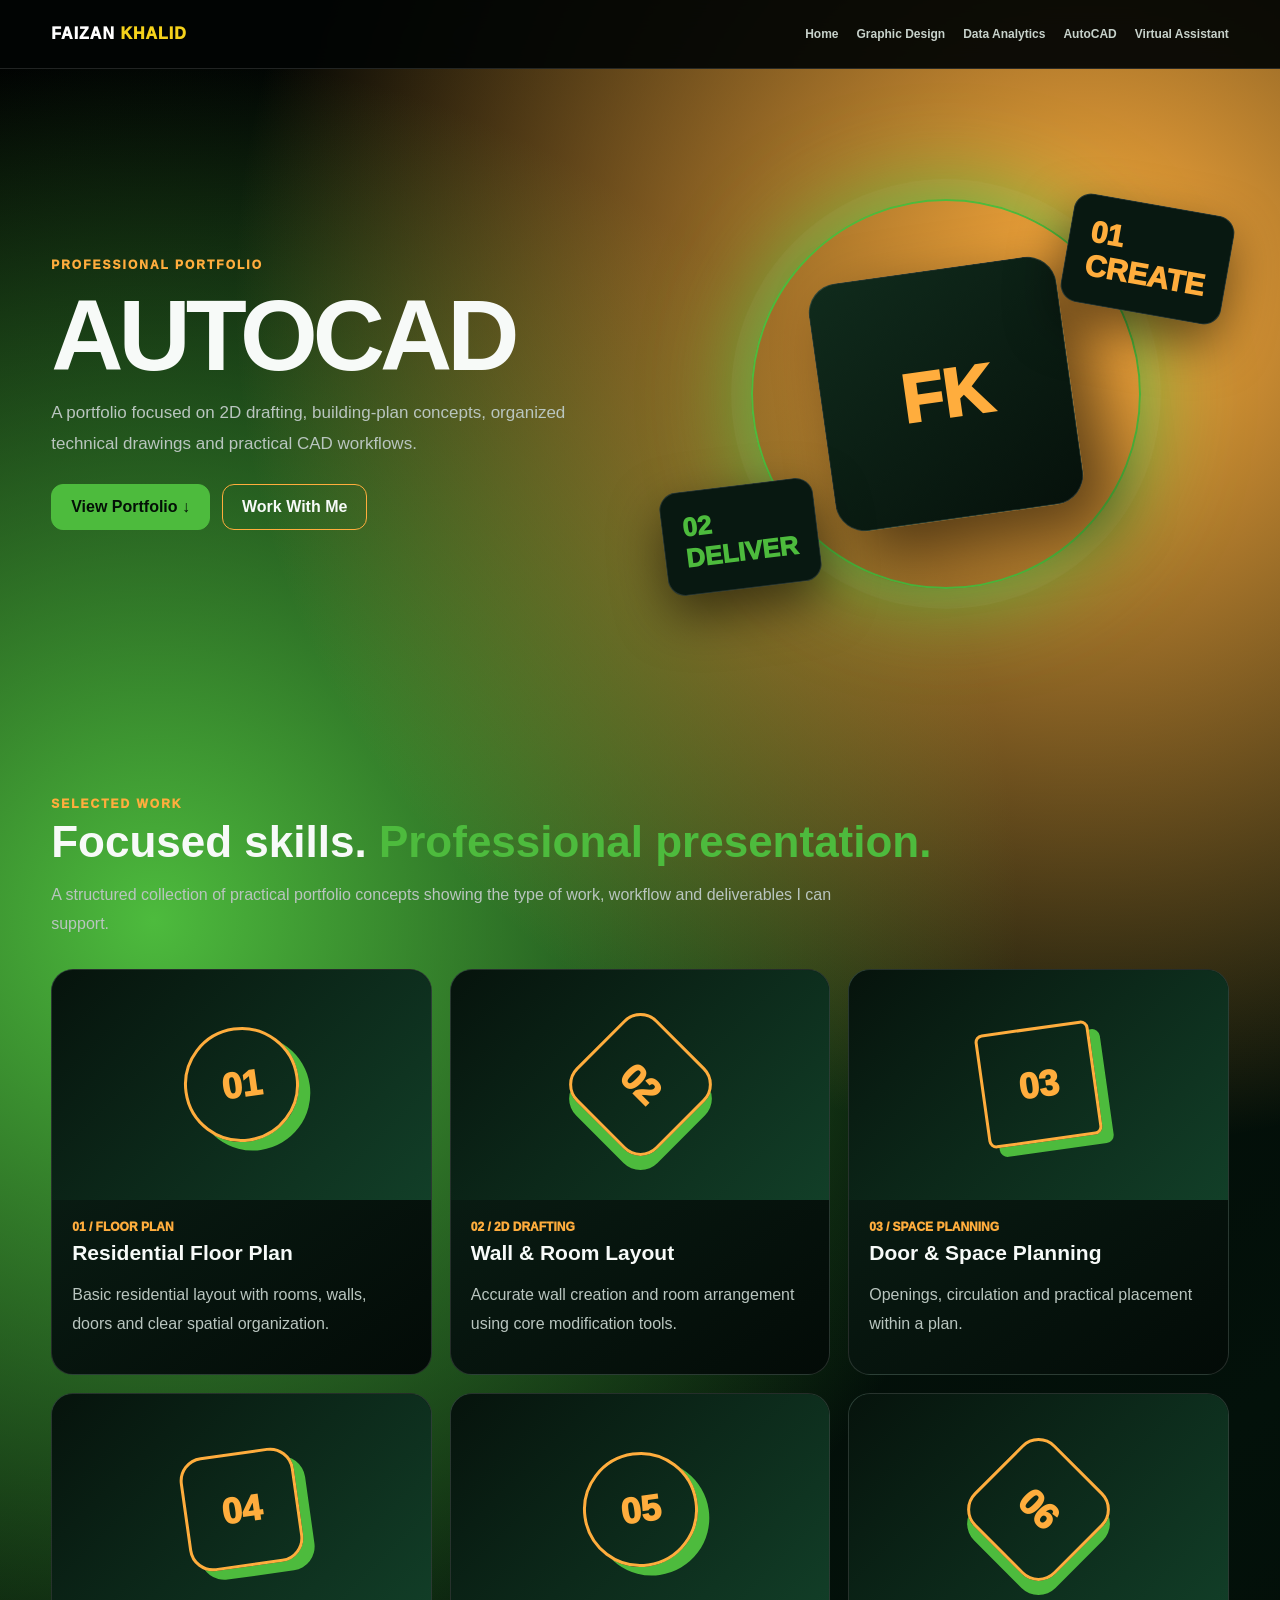
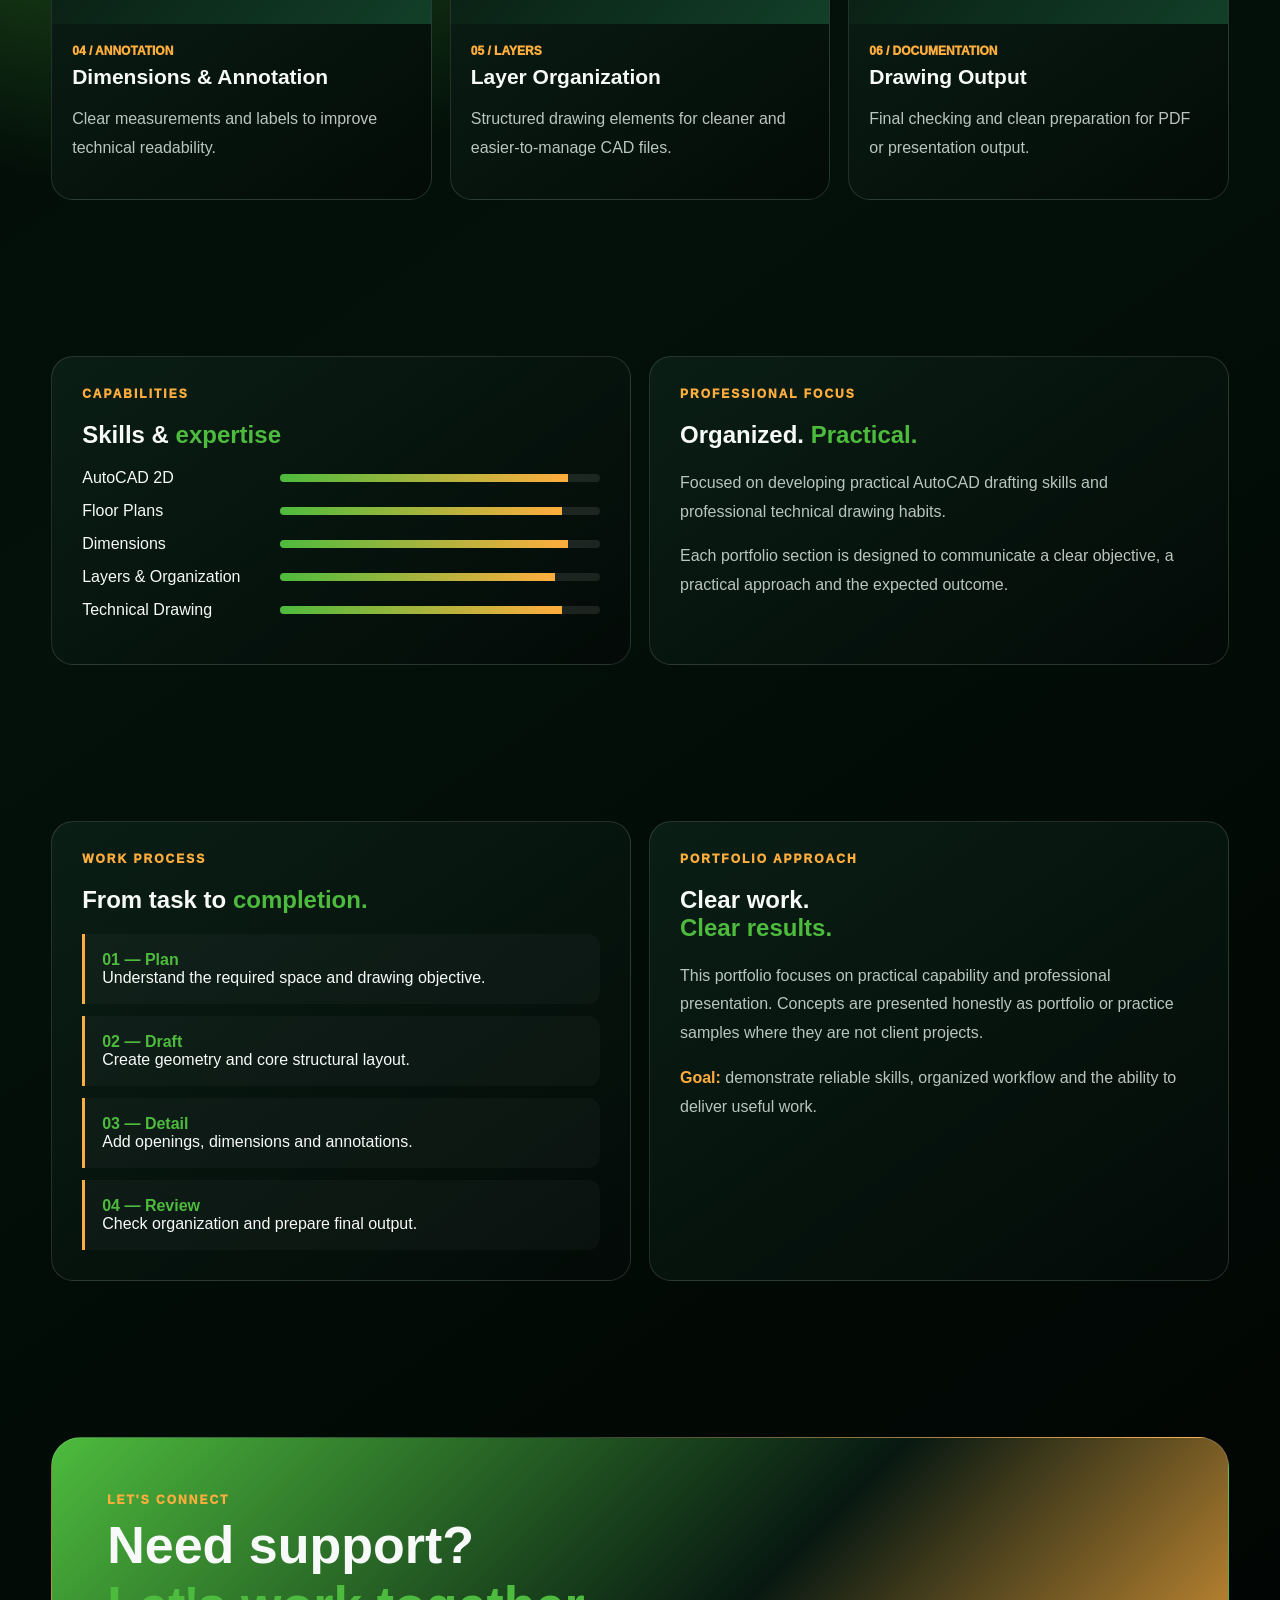
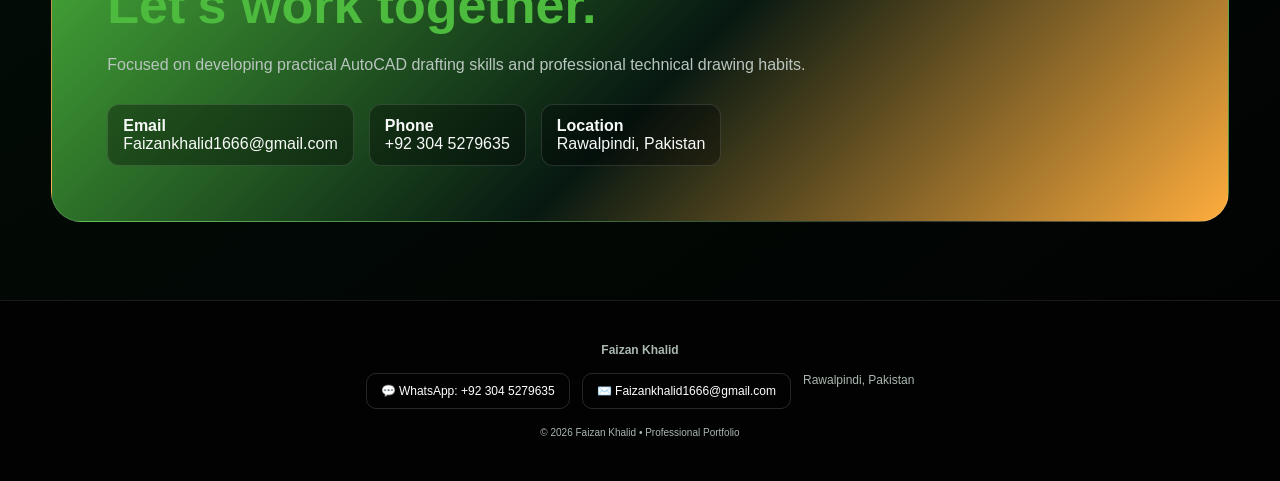
<file: autocad.html>
<!doctype html><html><head><meta charset="utf-8"><meta name="viewport" content="width=device-width,initial-scale=1">
<title>Faizan Khalid | AUTOCAD</title><style>
:root{--bg:#020504;--panel:#081811;--a:#4dbb3d;--b:#ffad3d;--white:#f7faf8;--muted:#b9c5bf;--line:#ffffff22;--r:22px}*{box-sizing:border-box}html{scroll-behavior:smooth}body{margin:0;background:radial-gradient(circle at 85% 8%,var(--b),transparent 24%),radial-gradient(circle at 12% 25%,var(--a),transparent 29%),linear-gradient(145deg,#010302,#03110a,#010201);color:var(--white);font-family:Inter,Segoe UI,Arial,sans-serif}a{color:inherit;text-decoration:none}.wrap{width:min(1320px,92%);margin:auto}.nav{position:sticky;top:0;z-index:9;background:#020504e8;backdrop-filter:blur(15px);border-bottom:1px solid var(--line)}.navin{height:76px;display:flex;align-items:center;justify-content:space-between}.brand{font-weight:1000;letter-spacing:1px}.brand b,.accent{color:var(--b)}.links{display:flex;gap:22px;font-size:13px;font-weight:800}.back{padding:9px 13px;border:1px solid var(--b);border-radius:10px;font-size:12px;font-weight:900}.hero{min-height:650px;display:grid;grid-template-columns:1fr 1fr;align-items:center;gap:45px}.eyebrow,.kicker{font-size:12px;color:var(--b);font-weight:1000;letter-spacing:2px;text-transform:uppercase}.hero h1{font-size:clamp(50px,8vw,100px);line-height:.9;letter-spacing:-5px;margin:18px 0}.hero h1 span,h2 span{color:var(--a)}p{color:var(--muted);line-height:1.8}.hero p{font-size:17px;max-width:650px}.btns{display:flex;gap:12px;flex-wrap:wrap;margin-top:24px}.btn{padding:13px 19px;border-radius:12px;border:1px solid var(--line);font-weight:900}.primary{background:var(--a);color:#031006;border-color:var(--a)}.secondary{border-color:var(--b)}.art{height:500px;position:relative;display:grid;place-items:center}.ring{position:absolute;width:390px;height:390px;border:2px solid var(--a);border-radius:50%;box-shadow:0 0 0 20px #ffffff08,0 0 100px var(--a)}.core{width:250px;height:250px;border-radius:30px;background:linear-gradient(145deg,#102b1c,#06110b);border:1px solid var(--line);display:grid;place-items:center;font-size:68px;font-weight:1000;color:var(--b);transform:rotate(-8deg);box-shadow:25px 25px 60px #0008}.float{position:absolute;padding:20px;border:1px solid var(--line);background:#081811;box-shadow:0 20px 50px #0008;border-radius:18px}.f1{right:0;top:60px;color:var(--b);font-size:30px;font-weight:1000;transform:rotate(10deg)}.f2{left:0;bottom:55px;color:var(--a);font-size:26px;font-weight:1000;transform:rotate(-7deg)}.section{padding:78px 0}.head{margin-bottom:30px}.head h2{font-size:44px;line-height:1.05;margin:8px 0}.lead{max-width:800px}.grid{display:grid;grid-template-columns:repeat(3,1fr);gap:18px}.card{background:linear-gradient(145deg,#0c2318,#030b07);border:1px solid var(--line);border-radius:var(--r);overflow:hidden}.visual{height:230px;background:linear-gradient(135deg,#06130c,#123f28);display:grid;place-items:center}.shape{width:115px;height:115px;border:3px solid var(--b);border-radius:24px;display:grid;place-items:center;font-size:36px;font-weight:1000;color:var(--b);box-shadow:10px 10px 0 var(--a);transform:rotate(-8deg)}.s1{border-radius:50%}.s2{transform:rotate(45deg)}.s3{border-radius:8px}.content{padding:20px}.num{color:var(--b);font-size:12px;font-weight:1000}.card h3{font-size:21px;margin:7px 0}.skills,.case{display:grid;grid-template-columns:1fr 1fr;gap:18px}.panel,.casebox{padding:30px;border:1px solid var(--line);border-radius:var(--r);background:linear-gradient(145deg,#0a1e15,#030a07)}.skill{display:flex;align-items:center;gap:18px;margin:15px 0}.skill span{min-width:180px}.bar{height:8px;flex:1;background:#ffffff18;border-radius:99px;overflow:hidden}.bar i{display:block;height:100%;background:linear-gradient(90deg,var(--a),var(--b))}.steps{display:grid;gap:12px}.step{padding:17px;border-left:3px solid var(--b);background:#ffffff07;border-radius:0 12px 12px 0}.step b{color:var(--a)}.contact{padding:55px;border:1px solid var(--line);border-radius:30px;background:linear-gradient(135deg,var(--a),#071811 55%,var(--b));}.contact h2{font-size:52px;margin:8px 0}.details{display:flex;flex-wrap:wrap;gap:15px;margin-top:25px}.details div{padding:12px 15px;border:1px solid var(--line);border-radius:12px;background:#0005}footer{text-align:center;padding:28px;color:#82908a;font-size:12px}@media(max-width:900px){.hero,.skills,.case{grid-template-columns:1fr}.grid{grid-template-columns:1fr 1fr}.links{display:none}.art{height:400px}}@media(max-width:600px){.hero{padding:45px 0}.grid{grid-template-columns:1fr}.art{transform:scale(.78);margin:-45px}.contact{padding:30px}.contact h2{font-size:40px}}
</style><link rel="stylesheet" href="common.css">
</head><body>
<div id="site-header"></div>

<section class="wrap hero"><div><div class="eyebrow">Professional Portfolio</div><h1>AUTOCAD</h1><p>A portfolio focused on 2D drafting, building-plan concepts, organized technical drawings and practical CAD workflows.</p><div class="btns"><a class="btn primary" href="#work">View Portfolio ↓</a><a class="btn secondary" href="#contact">Work With Me</a></div></div><div class="art"><div class="ring"></div><div class="core">FK</div><div class="float f1">01<br>CREATE</div><div class="float f2">02<br>DELIVER</div></div></section>
<section class="section" id="work"><div class="wrap"><div class="head"><div class="kicker">Selected Work</div><h2>Focused skills. <span>Professional presentation.</span></h2><p class="lead">A structured collection of practical portfolio concepts showing the type of work, workflow and deliverables I can support.</p></div><div class="grid"><article class="card"><div class="visual"><div class="shape s1">01</div></div>
        <div class="content"><div class="num">01 / FLOOR PLAN</div><h3>Residential Floor Plan</h3><p>Basic residential layout with rooms, walls, doors and clear spatial organization.</p></div></article><article class="card"><div class="visual"><div class="shape s2">02</div></div>
        <div class="content"><div class="num">02 / 2D DRAFTING</div><h3>Wall & Room Layout</h3><p>Accurate wall creation and room arrangement using core modification tools.</p></div></article><article class="card"><div class="visual"><div class="shape s3">03</div></div>
        <div class="content"><div class="num">03 / SPACE PLANNING</div><h3>Door & Space Planning</h3><p>Openings, circulation and practical placement within a plan.</p></div></article><article class="card"><div class="visual"><div class="shape s0">04</div></div>
        <div class="content"><div class="num">04 / ANNOTATION</div><h3>Dimensions & Annotation</h3><p>Clear measurements and labels to improve technical readability.</p></div></article><article class="card"><div class="visual"><div class="shape s1">05</div></div>
        <div class="content"><div class="num">05 / LAYERS</div><h3>Layer Organization</h3><p>Structured drawing elements for cleaner and easier-to-manage CAD files.</p></div></article><article class="card"><div class="visual"><div class="shape s2">06</div></div>
        <div class="content"><div class="num">06 / DOCUMENTATION</div><h3>Drawing Output</h3><p>Final checking and clean preparation for PDF or presentation output.</p></div></article></div></div></section>
<section class="section" id="skills"><div class="wrap skills"><div class="panel"><div class="kicker">Capabilities</div><h2>Skills & <span>expertise</span></h2><div class="skill"><span>AutoCAD 2D</span><div class="bar"><i style="width:90%"></i></div></div><div class="skill"><span>Floor Plans</span><div class="bar"><i style="width:88%"></i></div></div><div class="skill"><span>Dimensions</span><div class="bar"><i style="width:90%"></i></div></div><div class="skill"><span>Layers & Organization</span><div class="bar"><i style="width:86%"></i></div></div><div class="skill"><span>Technical Drawing</span><div class="bar"><i style="width:88%"></i></div></div></div><div class="panel"><div class="kicker">Professional Focus</div><h2>Organized. <span>Practical.</span></h2><p>Focused on developing practical AutoCAD drafting skills and professional technical drawing habits.</p><p>Each portfolio section is designed to communicate a clear objective, a practical approach and the expected outcome.</p></div></div></section>
<section class="section" id="process"><div class="wrap case"><div class="casebox"><div class="kicker">Work Process</div><h2>From task to <span>completion.</span></h2><div class="steps"><div class="step"><b>01 — Plan</b><br>Understand the required space and drawing objective.</div><div class="step"><b>02 — Draft</b><br>Create geometry and core structural layout.</div><div class="step"><b>03 — Detail</b><br>Add openings, dimensions and annotations.</div><div class="step"><b>04 — Review</b><br>Check organization and prepare final output.</div></div></div><div class="casebox"><div class="kicker">Portfolio Approach</div><h2>Clear work.<br><span>Clear results.</span></h2><p>This portfolio focuses on practical capability and professional presentation. Concepts are presented honestly as portfolio or practice samples where they are not client projects.</p><p><b class="accent">Goal:</b> demonstrate reliable skills, organized workflow and the ability to deliver useful work.</p></div></div></section>
<section class="section" id="contact"><div class="wrap contact"><div class="kicker">Let's Connect</div><h2>Need support?<br><span>Let's work together.</span></h2><p>Focused on developing practical AutoCAD drafting skills and professional technical drawing habits.</p><div class="details"><div><b>Email</b><br><a href="mailto:Faizankhalid1666@gmail.com" title="Send an email"><a href="mailto:Faizankhalid1666@gmail.com" title="Send an email">Faizankhalid1666@gmail.com</a></a></div><div><b>Phone</b><br><a href="https://wa.me/923045279635" target="_blank"><a href="https://wa.me/923045279635" target="_blank" rel="noopener" title="Chat on WhatsApp">+92 304 5279635</a></a></div><div><b>Location</b><br>Rawalpindi, Pakistan</div></div></div></section><div id="site-footer"></div>
<script src="common.js"></script>
</body></html>
</file>
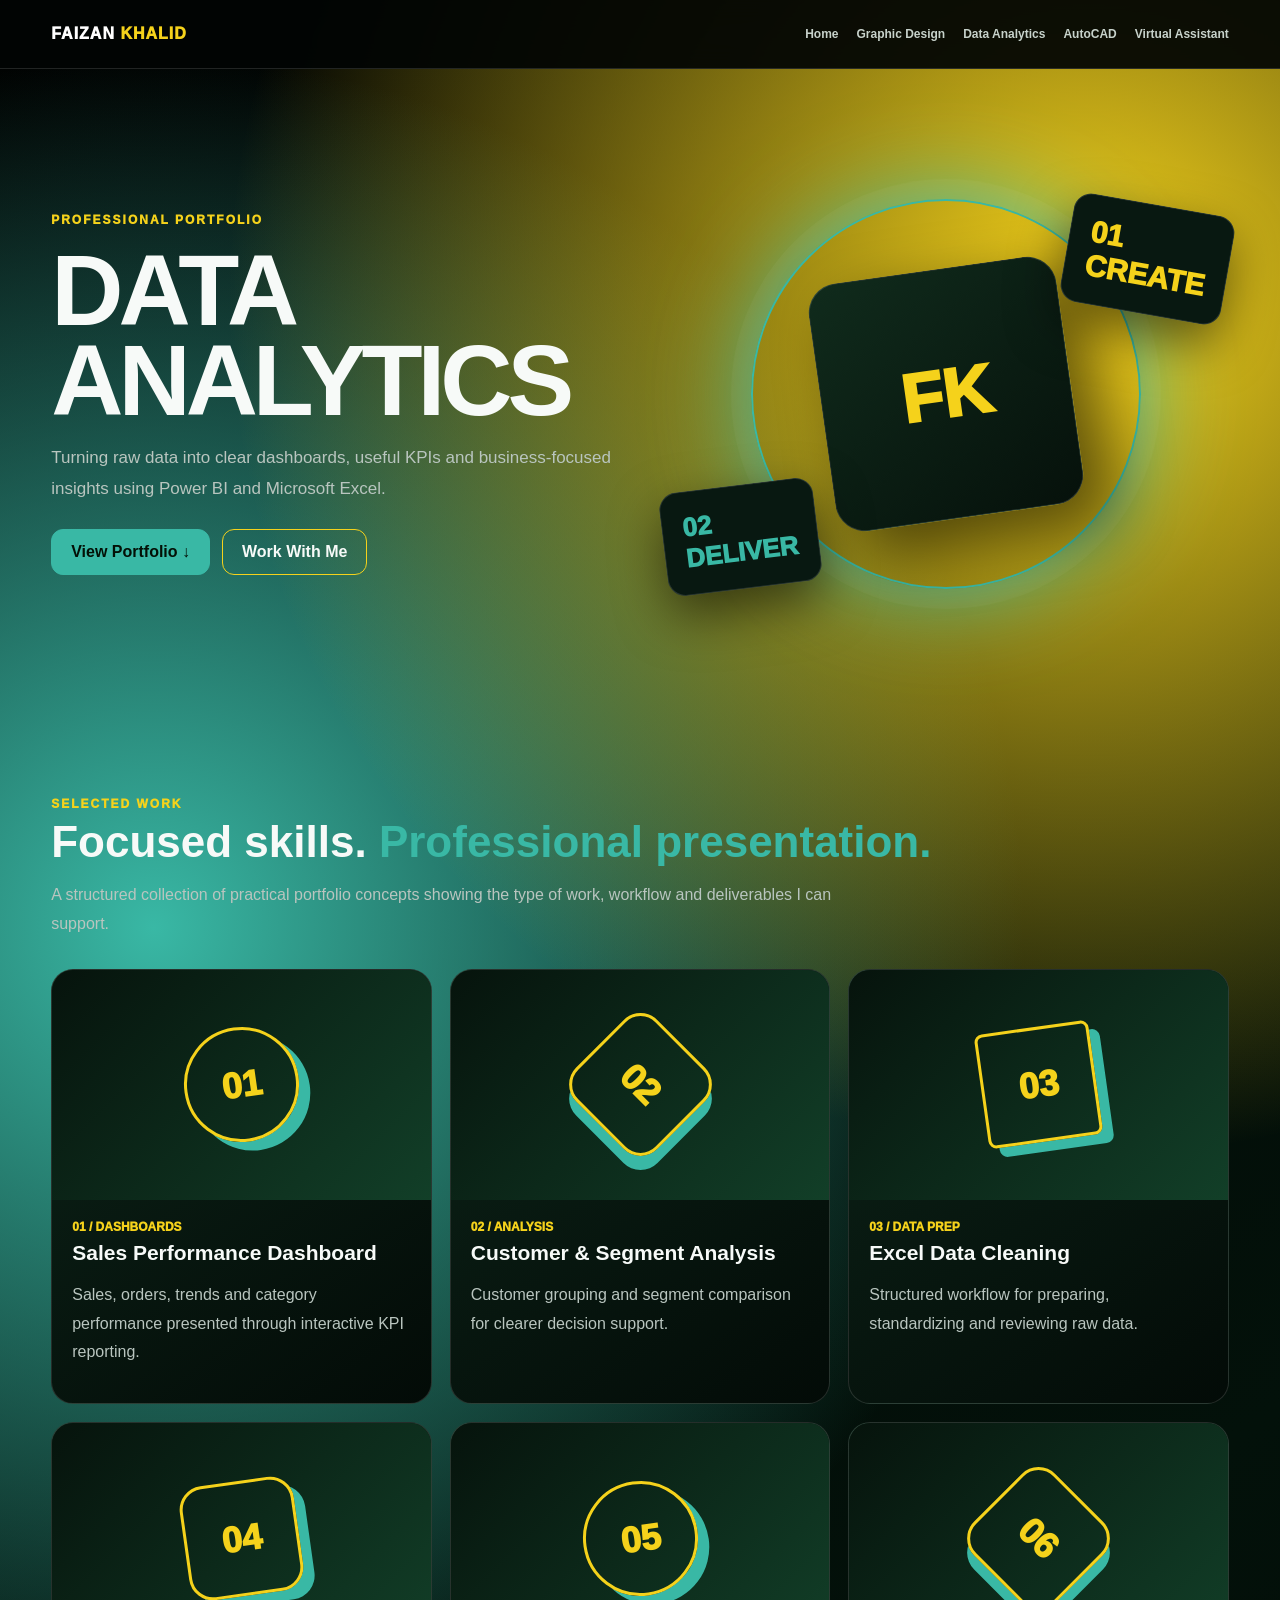
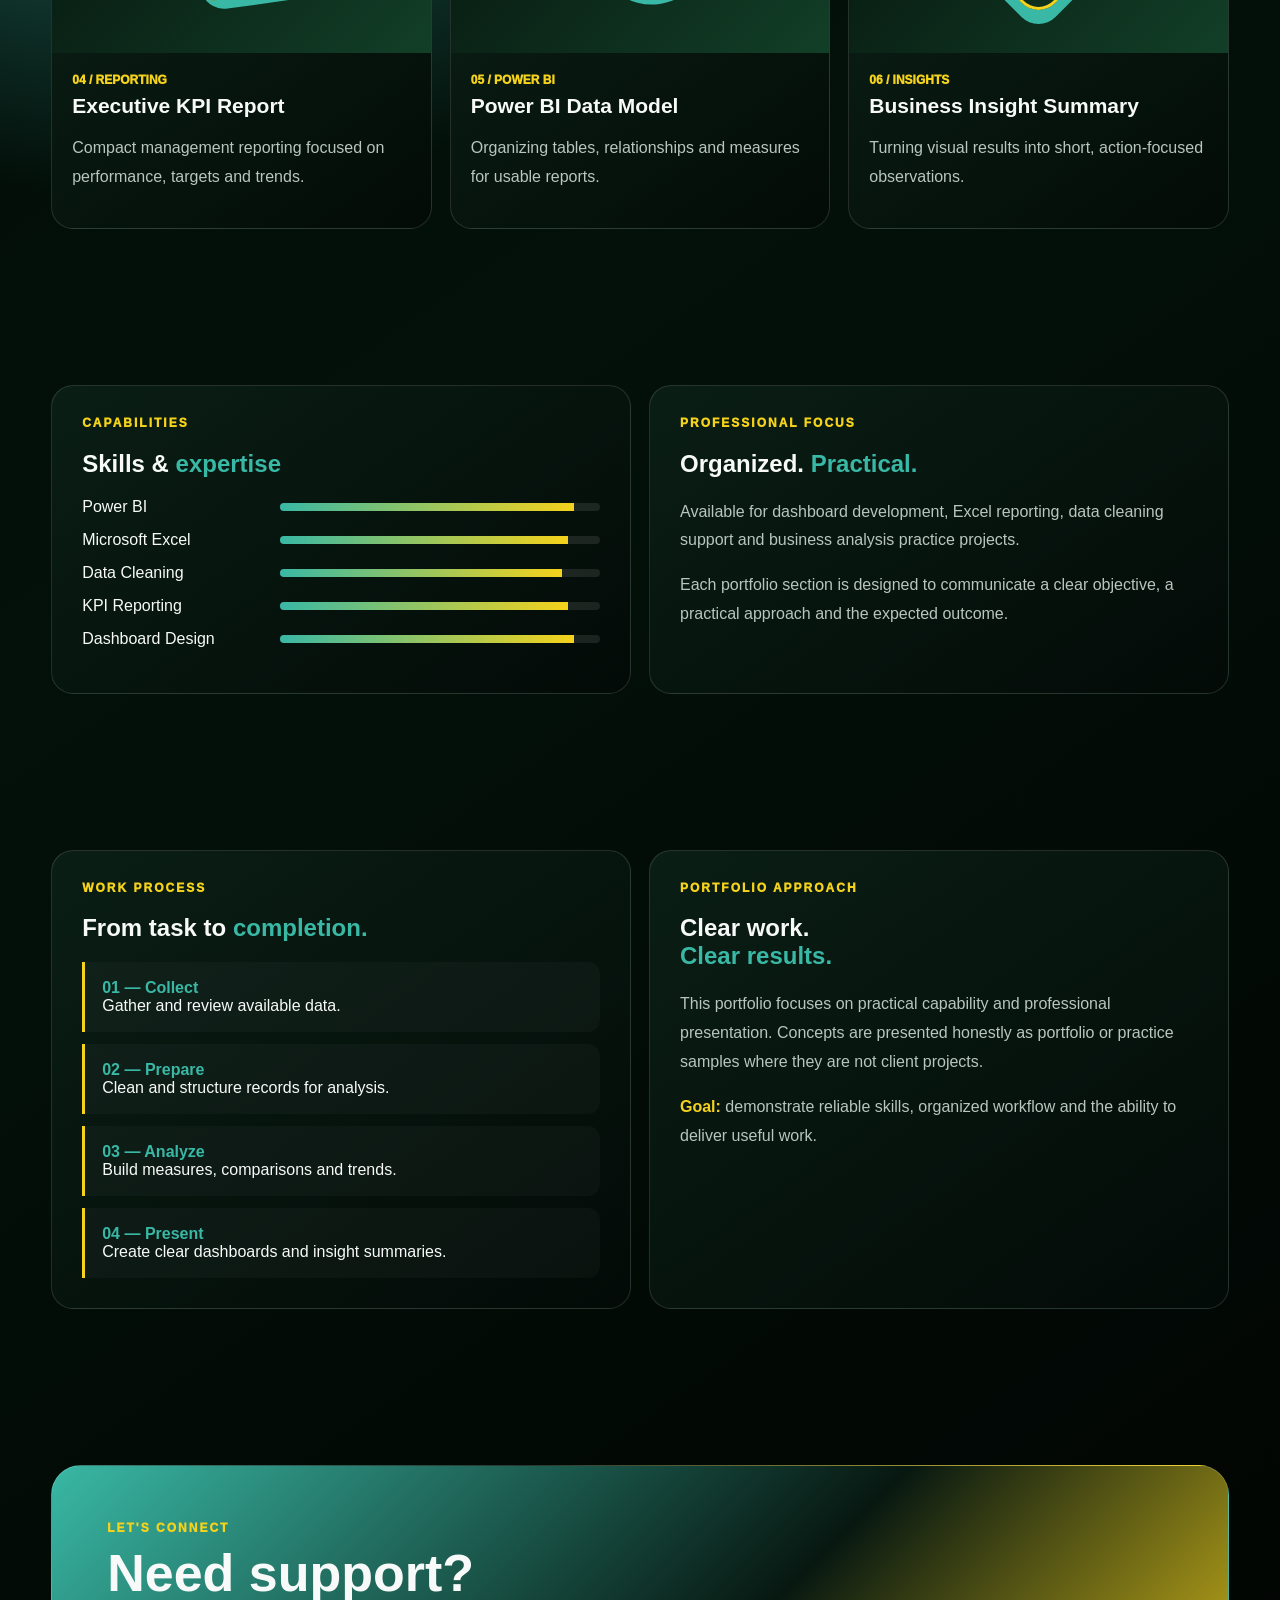
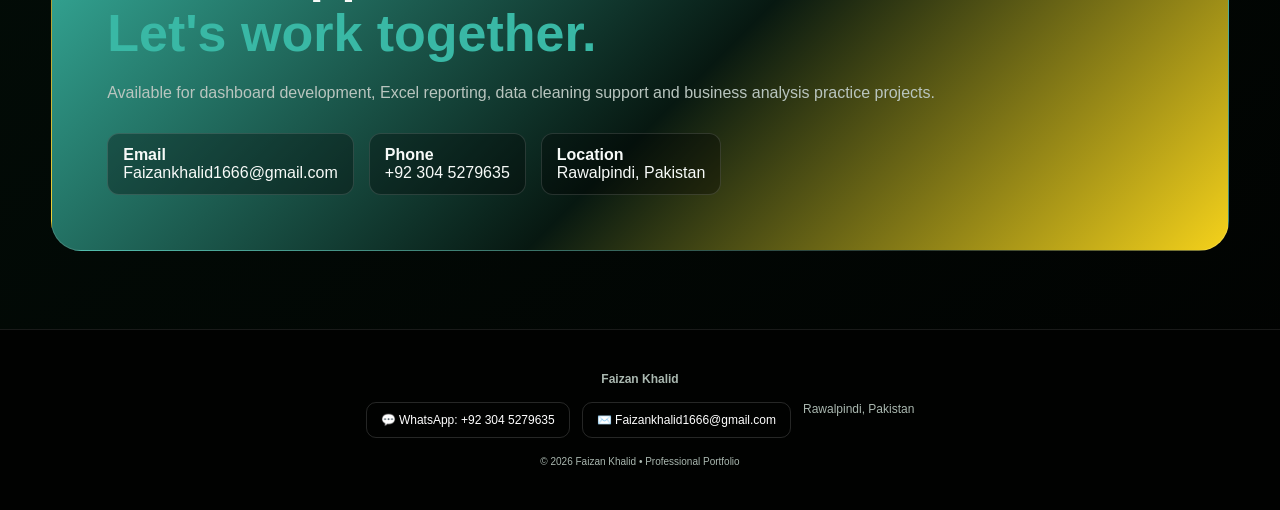
<file: data-analytics.html>
<!doctype html><html><head><meta charset="utf-8"><meta name="viewport" content="width=device-width,initial-scale=1">
<title>Faizan Khalid | DATA ANALYTICS</title><style>
:root{--bg:#020504;--panel:#081811;--a:#39b8a5;--b:#f5d21b;--white:#f7faf8;--muted:#b9c5bf;--line:#ffffff22;--r:22px}*{box-sizing:border-box}html{scroll-behavior:smooth}body{margin:0;background:radial-gradient(circle at 85% 8%,var(--b),transparent 24%),radial-gradient(circle at 12% 25%,var(--a),transparent 29%),linear-gradient(145deg,#010302,#03110a,#010201);color:var(--white);font-family:Inter,Segoe UI,Arial,sans-serif}a{color:inherit;text-decoration:none}.wrap{width:min(1320px,92%);margin:auto}.nav{position:sticky;top:0;z-index:9;background:#020504e8;backdrop-filter:blur(15px);border-bottom:1px solid var(--line)}.navin{height:76px;display:flex;align-items:center;justify-content:space-between}.brand{font-weight:1000;letter-spacing:1px}.brand b,.accent{color:var(--b)}.links{display:flex;gap:22px;font-size:13px;font-weight:800}.back{padding:9px 13px;border:1px solid var(--b);border-radius:10px;font-size:12px;font-weight:900}.hero{min-height:650px;display:grid;grid-template-columns:1fr 1fr;align-items:center;gap:45px}.eyebrow,.kicker{font-size:12px;color:var(--b);font-weight:1000;letter-spacing:2px;text-transform:uppercase}.hero h1{font-size:clamp(50px,8vw,100px);line-height:.9;letter-spacing:-5px;margin:18px 0}.hero h1 span,h2 span{color:var(--a)}p{color:var(--muted);line-height:1.8}.hero p{font-size:17px;max-width:650px}.btns{display:flex;gap:12px;flex-wrap:wrap;margin-top:24px}.btn{padding:13px 19px;border-radius:12px;border:1px solid var(--line);font-weight:900}.primary{background:var(--a);color:#031006;border-color:var(--a)}.secondary{border-color:var(--b)}.art{height:500px;position:relative;display:grid;place-items:center}.ring{position:absolute;width:390px;height:390px;border:2px solid var(--a);border-radius:50%;box-shadow:0 0 0 20px #ffffff08,0 0 100px var(--a)}.core{width:250px;height:250px;border-radius:30px;background:linear-gradient(145deg,#102b1c,#06110b);border:1px solid var(--line);display:grid;place-items:center;font-size:68px;font-weight:1000;color:var(--b);transform:rotate(-8deg);box-shadow:25px 25px 60px #0008}.float{position:absolute;padding:20px;border:1px solid var(--line);background:#081811;box-shadow:0 20px 50px #0008;border-radius:18px}.f1{right:0;top:60px;color:var(--b);font-size:30px;font-weight:1000;transform:rotate(10deg)}.f2{left:0;bottom:55px;color:var(--a);font-size:26px;font-weight:1000;transform:rotate(-7deg)}.section{padding:78px 0}.head{margin-bottom:30px}.head h2{font-size:44px;line-height:1.05;margin:8px 0}.lead{max-width:800px}.grid{display:grid;grid-template-columns:repeat(3,1fr);gap:18px}.card{background:linear-gradient(145deg,#0c2318,#030b07);border:1px solid var(--line);border-radius:var(--r);overflow:hidden}.visual{height:230px;background:linear-gradient(135deg,#06130c,#123f28);display:grid;place-items:center}.shape{width:115px;height:115px;border:3px solid var(--b);border-radius:24px;display:grid;place-items:center;font-size:36px;font-weight:1000;color:var(--b);box-shadow:10px 10px 0 var(--a);transform:rotate(-8deg)}.s1{border-radius:50%}.s2{transform:rotate(45deg)}.s3{border-radius:8px}.content{padding:20px}.num{color:var(--b);font-size:12px;font-weight:1000}.card h3{font-size:21px;margin:7px 0}.skills,.case{display:grid;grid-template-columns:1fr 1fr;gap:18px}.panel,.casebox{padding:30px;border:1px solid var(--line);border-radius:var(--r);background:linear-gradient(145deg,#0a1e15,#030a07)}.skill{display:flex;align-items:center;gap:18px;margin:15px 0}.skill span{min-width:180px}.bar{height:8px;flex:1;background:#ffffff18;border-radius:99px;overflow:hidden}.bar i{display:block;height:100%;background:linear-gradient(90deg,var(--a),var(--b))}.steps{display:grid;gap:12px}.step{padding:17px;border-left:3px solid var(--b);background:#ffffff07;border-radius:0 12px 12px 0}.step b{color:var(--a)}.contact{padding:55px;border:1px solid var(--line);border-radius:30px;background:linear-gradient(135deg,var(--a),#071811 55%,var(--b));}.contact h2{font-size:52px;margin:8px 0}.details{display:flex;flex-wrap:wrap;gap:15px;margin-top:25px}.details div{padding:12px 15px;border:1px solid var(--line);border-radius:12px;background:#0005}footer{text-align:center;padding:28px;color:#82908a;font-size:12px}@media(max-width:900px){.hero,.skills,.case{grid-template-columns:1fr}.grid{grid-template-columns:1fr 1fr}.links{display:none}.art{height:400px}}@media(max-width:600px){.hero{padding:45px 0}.grid{grid-template-columns:1fr}.art{transform:scale(.78);margin:-45px}.contact{padding:30px}.contact h2{font-size:40px}}
</style><link rel="stylesheet" href="common.css">
</head><body>
<div id="site-header"></div>

<section class="wrap hero"><div><div class="eyebrow">Professional Portfolio</div><h1>DATA ANALYTICS</h1><p>Turning raw data into clear dashboards, useful KPIs and business-focused insights using Power BI and Microsoft Excel.</p><div class="btns"><a class="btn primary" href="#work">View Portfolio ↓</a><a class="btn secondary" href="#contact">Work With Me</a></div></div><div class="art"><div class="ring"></div><div class="core">FK</div><div class="float f1">01<br>CREATE</div><div class="float f2">02<br>DELIVER</div></div></section>
<section class="section" id="work"><div class="wrap"><div class="head"><div class="kicker">Selected Work</div><h2>Focused skills. <span>Professional presentation.</span></h2><p class="lead">A structured collection of practical portfolio concepts showing the type of work, workflow and deliverables I can support.</p></div><div class="grid"><article class="card"><div class="visual"><div class="shape s1">01</div></div>
        <div class="content"><div class="num">01 / DASHBOARDS</div><h3>Sales Performance Dashboard</h3><p>Sales, orders, trends and category performance presented through interactive KPI reporting.</p></div></article><article class="card"><div class="visual"><div class="shape s2">02</div></div>
        <div class="content"><div class="num">02 / ANALYSIS</div><h3>Customer & Segment Analysis</h3><p>Customer grouping and segment comparison for clearer decision support.</p></div></article><article class="card"><div class="visual"><div class="shape s3">03</div></div>
        <div class="content"><div class="num">03 / DATA PREP</div><h3>Excel Data Cleaning</h3><p>Structured workflow for preparing, standardizing and reviewing raw data.</p></div></article><article class="card"><div class="visual"><div class="shape s0">04</div></div>
        <div class="content"><div class="num">04 / REPORTING</div><h3>Executive KPI Report</h3><p>Compact management reporting focused on performance, targets and trends.</p></div></article><article class="card"><div class="visual"><div class="shape s1">05</div></div>
        <div class="content"><div class="num">05 / POWER BI</div><h3>Power BI Data Model</h3><p>Organizing tables, relationships and measures for usable reports.</p></div></article><article class="card"><div class="visual"><div class="shape s2">06</div></div>
        <div class="content"><div class="num">06 / INSIGHTS</div><h3>Business Insight Summary</h3><p>Turning visual results into short, action-focused observations.</p></div></article></div></div></section>
<section class="section" id="skills"><div class="wrap skills"><div class="panel"><div class="kicker">Capabilities</div><h2>Skills & <span>expertise</span></h2><div class="skill"><span>Power BI</span><div class="bar"><i style="width:92%"></i></div></div><div class="skill"><span>Microsoft Excel</span><div class="bar"><i style="width:90%"></i></div></div><div class="skill"><span>Data Cleaning</span><div class="bar"><i style="width:88%"></i></div></div><div class="skill"><span>KPI Reporting</span><div class="bar"><i style="width:90%"></i></div></div><div class="skill"><span>Dashboard Design</span><div class="bar"><i style="width:92%"></i></div></div></div><div class="panel"><div class="kicker">Professional Focus</div><h2>Organized. <span>Practical.</span></h2><p>Available for dashboard development, Excel reporting, data cleaning support and business analysis practice projects.</p><p>Each portfolio section is designed to communicate a clear objective, a practical approach and the expected outcome.</p></div></div></section>
<section class="section" id="process"><div class="wrap case"><div class="casebox"><div class="kicker">Work Process</div><h2>From task to <span>completion.</span></h2><div class="steps"><div class="step"><b>01 — Collect</b><br>Gather and review available data.</div><div class="step"><b>02 — Prepare</b><br>Clean and structure records for analysis.</div><div class="step"><b>03 — Analyze</b><br>Build measures, comparisons and trends.</div><div class="step"><b>04 — Present</b><br>Create clear dashboards and insight summaries.</div></div></div><div class="casebox"><div class="kicker">Portfolio Approach</div><h2>Clear work.<br><span>Clear results.</span></h2><p>This portfolio focuses on practical capability and professional presentation. Concepts are presented honestly as portfolio or practice samples where they are not client projects.</p><p><b class="accent">Goal:</b> demonstrate reliable skills, organized workflow and the ability to deliver useful work.</p></div></div></section>
<section class="section" id="contact"><div class="wrap contact"><div class="kicker">Let's Connect</div><h2>Need support?<br><span>Let's work together.</span></h2><p>Available for dashboard development, Excel reporting, data cleaning support and business analysis practice projects.</p><div class="details"><div><b>Email</b><br><a href="mailto:Faizankhalid1666@gmail.com" title="Send an email"><a href="mailto:Faizankhalid1666@gmail.com" title="Send an email">Faizankhalid1666@gmail.com</a></a></div><div><b>Phone</b><br><a href="https://wa.me/923045279635" target="_blank"><a href="https://wa.me/923045279635" target="_blank" rel="noopener" title="Chat on WhatsApp">+92 304 5279635</a></a></div><div><b>Location</b><br>Rawalpindi, Pakistan</div></div></div></section><div id="site-footer"></div>
<script src="common.js"></script>
</body></html>
</file>
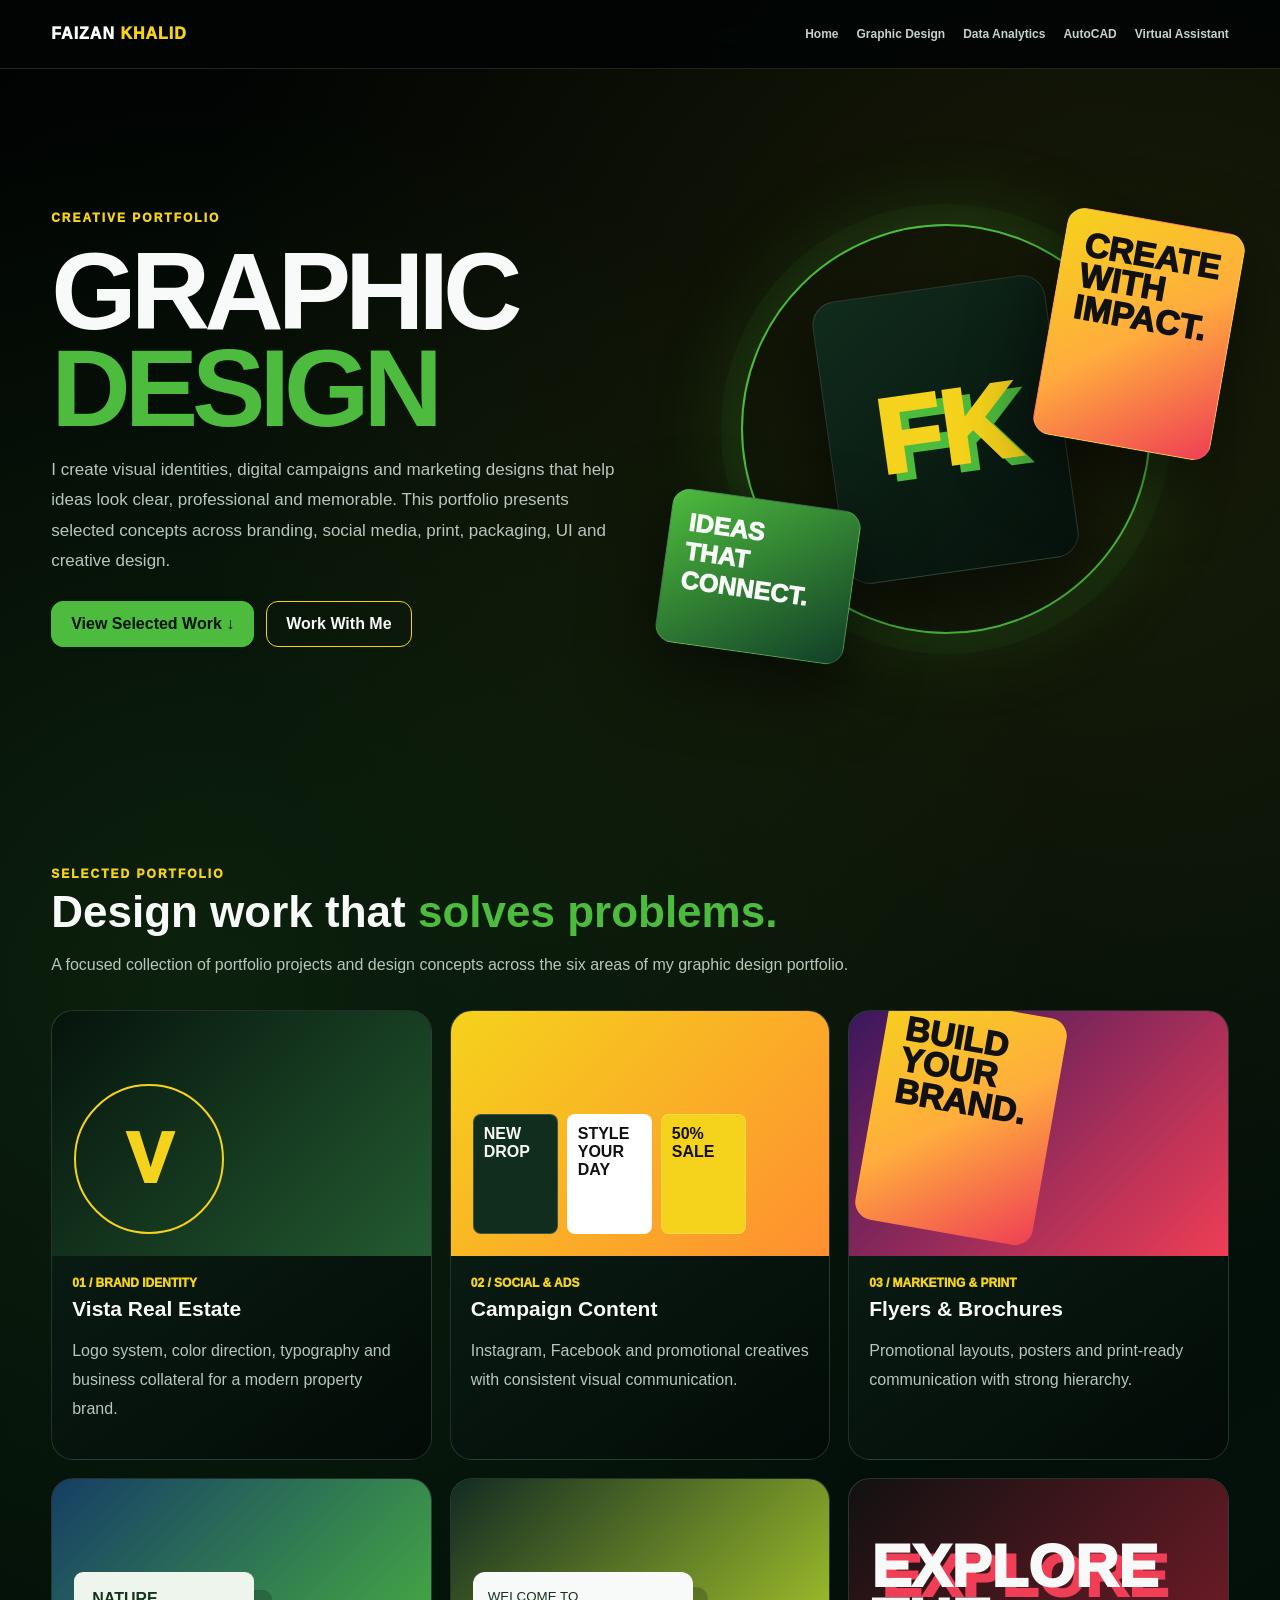
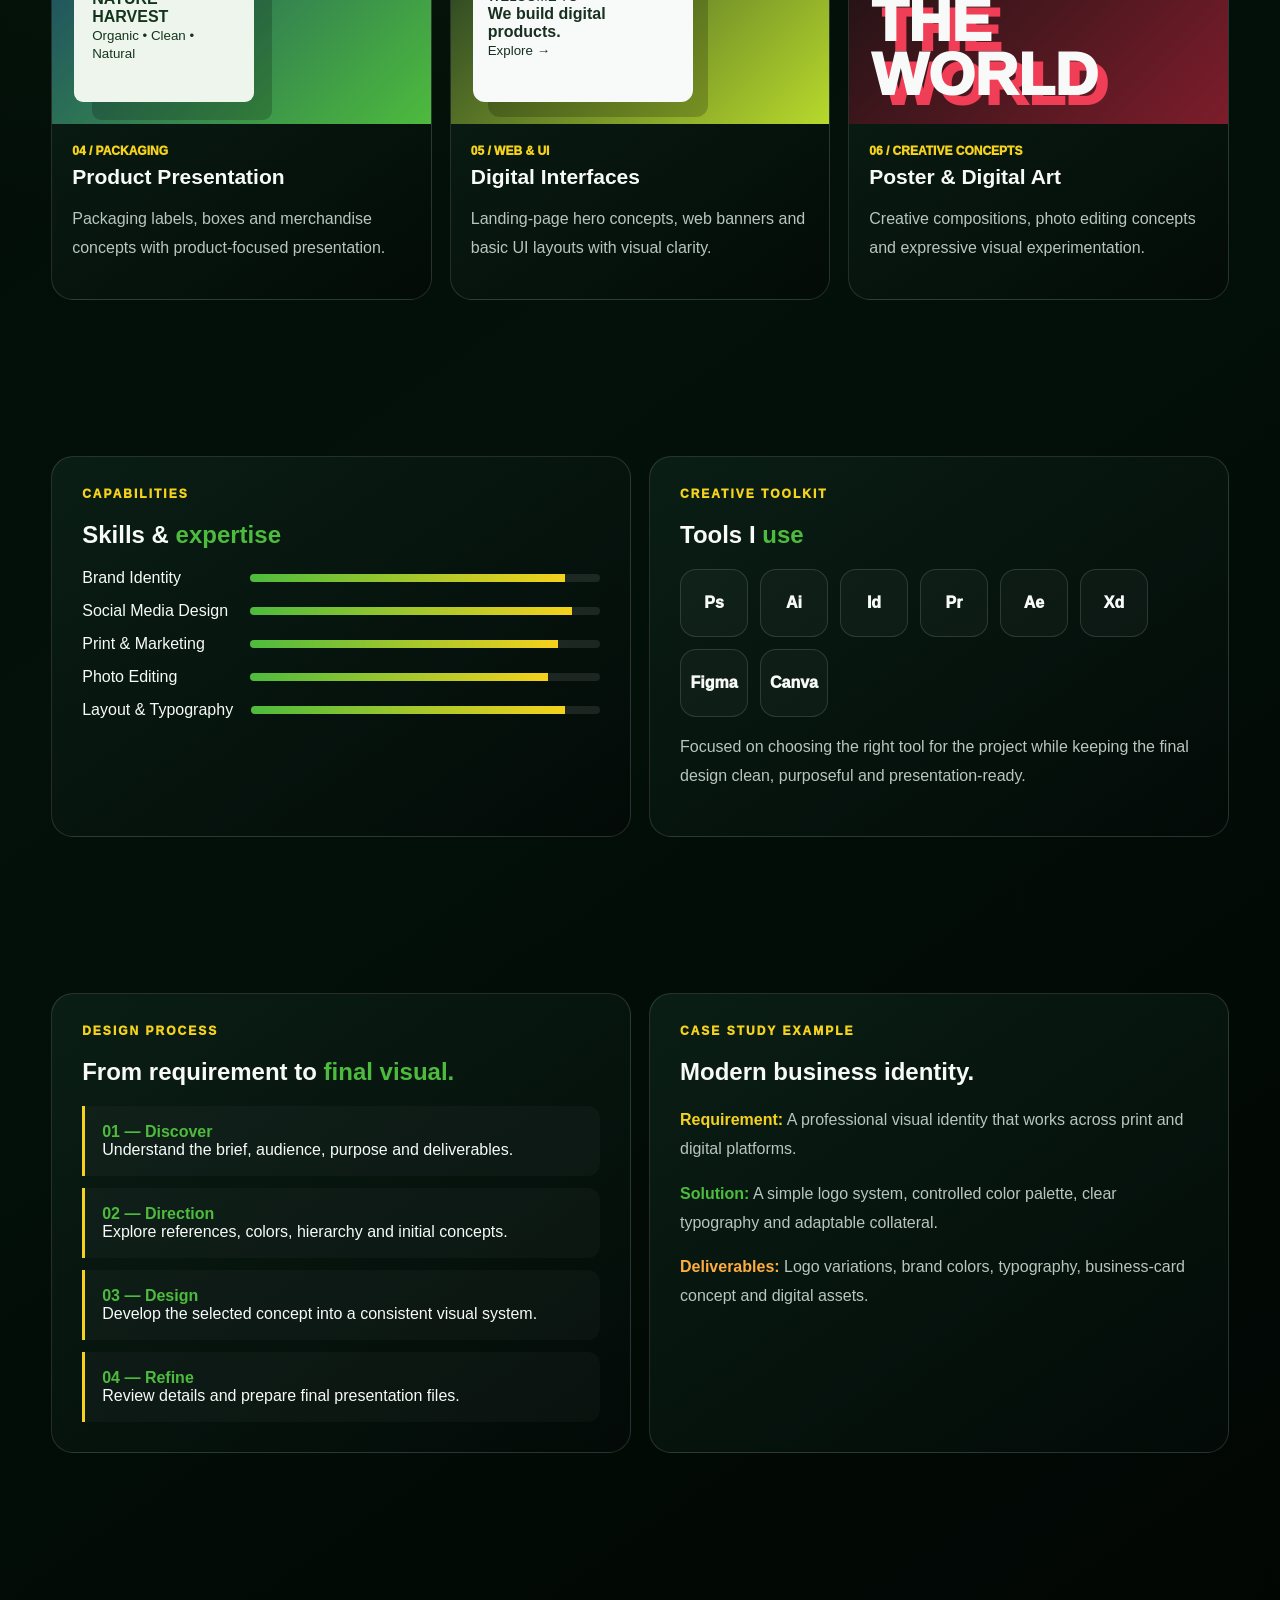
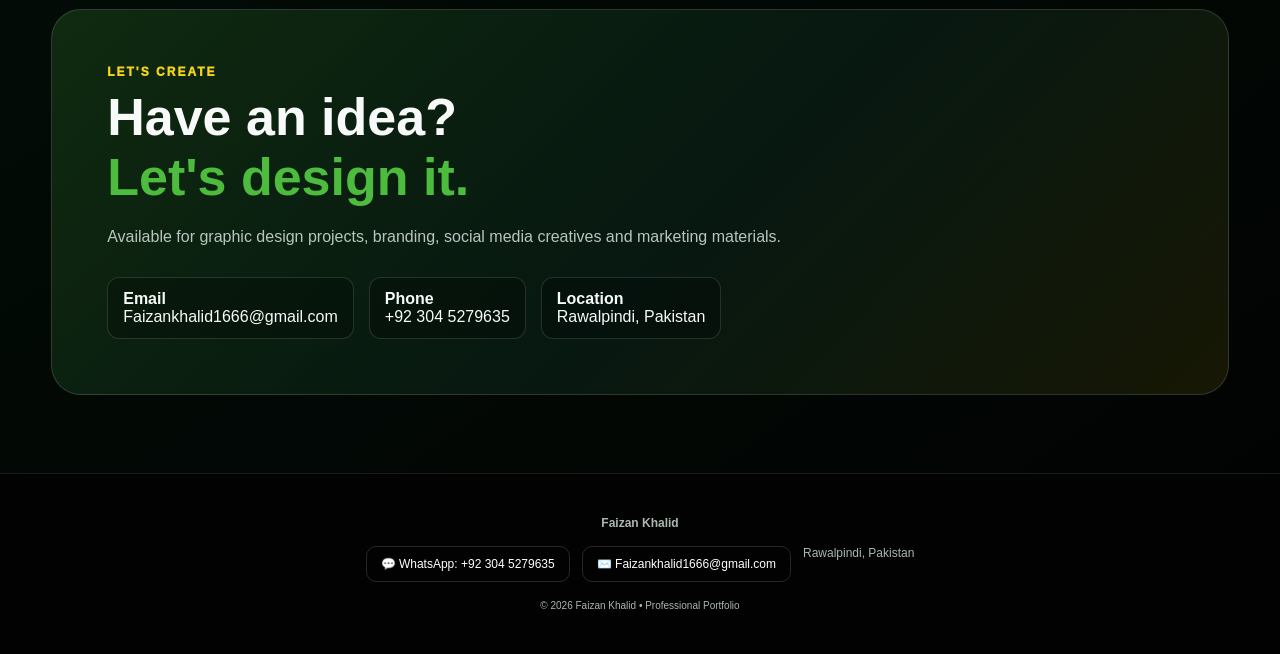
<file: graphic-design.html>
<!doctype html><html><head><meta charset="utf-8"><meta name="viewport" content="width=device-width,initial-scale=1"><title>Faizan Khalid | Graphic Design</title>
<style>
:root{--bg:#020504;--bg2:#06130c;--panel:#081811;--green:#4dbb3d;--yellow:#f5d21b;--orange:#ffad3d;--red:#ef3e55;--white:#f7faf8;--muted:#b9c5bf;--line:#ffffff22;--r:22px}*{box-sizing:border-box}html{scroll-behavior:smooth}body{margin:0;background:radial-gradient(circle at 85% 10%,#f5d21b18,transparent 25%),radial-gradient(circle at 15% 25%,#4dbb3d22,transparent 28%),linear-gradient(145deg,#010302,#03110a,#010201);color:var(--white);font-family:Inter,Segoe UI,Arial,sans-serif}a{color:inherit;text-decoration:none}.wrap{width:min(1320px,92%);margin:auto}.nav{position:sticky;top:0;z-index:9;background:#020504e8;backdrop-filter:blur(15px);border-bottom:1px solid var(--line)}.navin{height:76px;display:flex;justify-content:space-between;align-items:center}.brand{font-size:18px;font-weight:1000;letter-spacing:1px}.brand b,.accent{color:var(--yellow)}.links{display:flex;gap:22px;font-size:13px;font-weight:800}.back{padding:9px 13px;border:1px solid var(--yellow);border-radius:10px;font-size:12px;font-weight:900}.hero{min-height:720px;display:grid;grid-template-columns:1fr 1fr;gap:45px;align-items:center}.eyebrow,.kicker{font-size:12px;color:var(--yellow);font-weight:1000;letter-spacing:2px;text-transform:uppercase}.hero h1{font-size:clamp(58px,9vw,110px);line-height:.88;letter-spacing:-6px;margin:18px 0}.hero h1 span,h2 span{color:var(--green)}p{color:var(--muted);line-height:1.8}.hero p{font-size:17px;max-width:650px}.btns{display:flex;gap:12px;flex-wrap:wrap;margin-top:24px}.btn{padding:13px 19px;border-radius:12px;border:1px solid var(--line);font-weight:900}.primary{background:var(--green);color:#031006;border-color:var(--green)}.secondary{border-color:var(--yellow)}.art{height:540px;position:relative;display:grid;place-items:center}.ring{position:absolute;width:410px;height:410px;border:2px solid var(--green);border-radius:50%;box-shadow:0 0 0 20px #4dbb3d0d,0 0 90px #4dbb3d35}.box{position:absolute;border:1px solid var(--line);box-shadow:0 25px 70px #0008}.logo{width:235px;height:285px;border-radius:24px;background:linear-gradient(145deg,#102b1c,#06110b);display:grid;place-items:center;transform:rotate(-8deg)}.fk{font-size:105px;font-weight:1000;color:var(--yellow);text-shadow:8px 8px 0 var(--green)}.poster{width:180px;height:230px;right:0;top:60px;border-radius:18px;padding:20px;background:linear-gradient(145deg,var(--yellow),var(--orange),var(--red));color:#111;transform:rotate(10deg);font-size:34px;font-weight:1000;line-height:.92}.social{width:190px;height:155px;left:0;bottom:45px;border-radius:18px;padding:18px;background:linear-gradient(145deg,var(--green),#123f28);transform:rotate(8deg);font-size:25px;font-weight:1000}.section{padding:78px 0}.head{margin-bottom:30px}.head h2{font-size:44px;line-height:1.05;margin:8px 0}.lead{max-width:800px}.grid{display:grid;grid-template-columns:repeat(3,1fr);gap:18px}.card{background:linear-gradient(145deg,#0c2318,#030b07);border:1px solid var(--line);border-radius:var(--r);overflow:hidden}.visual{height:245px;padding:22px;display:flex;align-items:flex-end}.v1{background:linear-gradient(135deg,#06130c,#235b31)}.v2{background:linear-gradient(135deg,#f5d21b,#ff8f31)}.v3{background:linear-gradient(135deg,#3a175e,#ef3e55)}.v4{background:linear-gradient(135deg,#163e66,#4dbb3d)}.v5{background:linear-gradient(135deg,#132b22,#b8d92c)}.v6{background:linear-gradient(135deg,#111,#7d1d2b)}.content{padding:20px}.num{color:var(--yellow);font-size:12px;font-weight:1000}.card h3{font-size:21px;margin:7px 0}.mocklogo{width:150px;height:150px;border:2px solid var(--yellow);border-radius:50%;display:grid;place-items:center;font-size:70px;font-weight:1000;color:var(--yellow)}.posts{display:flex;gap:9px}.post{width:85px;height:120px;border-radius:8px;background:#102d1d;border:1px solid #ffffff30;padding:10px;font-weight:900}.post:nth-child(2){background:#fff;color:#111}.post:nth-child(3){background:var(--yellow);color:#111}.pack{width:180px;height:130px;border-radius:9px;background:#eef5ed;color:#14351d;padding:18px;box-shadow:18px 18px 0 #0003}.ui{width:220px;height:130px;background:#f8faf9;color:#183020;border-radius:12px;padding:15px;box-shadow:15px 15px 0 #0003}.creative{font-size:60px;font-weight:1000;line-height:.9;text-shadow:10px 10px 0 var(--red)}.skills,.case{display:grid;grid-template-columns:1fr 1fr;gap:18px}.panel,.casebox{padding:30px;border:1px solid var(--line);border-radius:var(--r);background:linear-gradient(145deg,#0a1e15,#030a07)}.skill{display:flex;align-items:center;gap:18px;margin:15px 0}.skill span{min-width:150px}.bar{height:8px;flex:1;background:#ffffff18;border-radius:99px;overflow:hidden}.bar i{display:block;height:100%;background:linear-gradient(90deg,var(--green),var(--yellow))}.tools{display:flex;flex-wrap:wrap;gap:12px}.tool{width:68px;height:68px;border:1px solid var(--line);border-radius:16px;display:grid;place-items:center;font-weight:1000;background:#ffffff08}.steps{display:grid;gap:12px}.step{padding:17px;border-left:3px solid var(--yellow);background:#ffffff07;border-radius:0 12px 12px 0}.step b{color:var(--green)}.contact{padding:55px;border:1px solid var(--line);border-radius:30px;background:linear-gradient(135deg,#4dbb3d2e,#071811 55%,#f5d21b18)}.contact h2{font-size:52px;margin:8px 0}.details{display:flex;flex-wrap:wrap;gap:15px;margin-top:25px}.details div{padding:12px 15px;border:1px solid var(--line);border-radius:12px;background:#0004}footer{text-align:center;padding:28px;color:#82908a;font-size:12px}@media(max-width:900px){.hero,.skills,.case{grid-template-columns:1fr}.art{height:420px}.grid{grid-template-columns:1fr 1fr}.links{display:none}}@media(max-width:600px){.hero{padding:45px 0}.grid{grid-template-columns:1fr}.art{transform:scale(.78);margin:-45px}.contact{padding:30px}.contact h2{font-size:40px}}
</style><link rel="stylesheet" href="common.css">
</head><body>
<div id="site-header"></div>

<section class="wrap hero"><div><div class="eyebrow">Creative Portfolio</div><h1>GRAPHIC<br><span>DESIGN</span></h1><p>I create visual identities, digital campaigns and marketing designs that help ideas look clear, professional and memorable. This portfolio presents selected concepts across branding, social media, print, packaging, UI and creative design.</p><div class="btns"><a class="btn primary" href="#work">View Selected Work ↓</a><a class="btn secondary" href="#contact">Work With Me</a></div></div><div class="art"><div class="ring"></div><div class="box logo"><div class="fk">FK</div></div><div class="box poster">CREATE<br>WITH<br>IMPACT.</div><div class="box social">IDEAS<br>THAT<br>CONNECT.</div></div></section>
<section class="section" id="work"><div class="wrap"><div class="head"><div class="kicker">Selected Portfolio</div><h2>Design work that <span>solves problems.</span></h2><p class="lead">A focused collection of portfolio projects and design concepts across the six areas of my graphic design portfolio.</p></div><div class="grid">
<article class="card"><div class="visual v1"><div class="mocklogo">V</div></div><div class="content"><div class="num">01 / BRAND IDENTITY</div><h3>Vista Real Estate</h3><p>Logo system, color direction, typography and business collateral for a modern property brand.</p></div></article>
<article class="card"><div class="visual v2"><div class="posts"><div class="post">NEW<br>DROP</div><div class="post">STYLE<br>YOUR DAY</div><div class="post">50%<br>SALE</div></div></div><div class="content"><div class="num">02 / SOCIAL & ADS</div><h3>Campaign Content</h3><p>Instagram, Facebook and promotional creatives with consistent visual communication.</p></div></article>
<article class="card"><div class="visual v3"><div class="poster">BUILD<br>YOUR<br>BRAND.</div></div><div class="content"><div class="num">03 / MARKETING & PRINT</div><h3>Flyers & Brochures</h3><p>Promotional layouts, posters and print-ready communication with strong hierarchy.</p></div></article>
<article class="card"><div class="visual v4"><div class="pack"><b>NATURE<br>HARVEST</b><br><small>Organic • Clean • Natural</small></div></div><div class="content"><div class="num">04 / PACKAGING</div><h3>Product Presentation</h3><p>Packaging labels, boxes and merchandise concepts with product-focused presentation.</p></div></article>
<article class="card"><div class="visual v5"><div class="ui"><small>WELCOME TO</small><br><b>We build digital products.</b><br><small>Explore →</small></div></div><div class="content"><div class="num">05 / WEB & UI</div><h3>Digital Interfaces</h3><p>Landing-page hero concepts, web banners and basic UI layouts with visual clarity.</p></div></article>
<article class="card"><div class="visual v6"><div class="creative">EXPLORE<br>THE WORLD</div></div><div class="content"><div class="num">06 / CREATIVE CONCEPTS</div><h3>Poster & Digital Art</h3><p>Creative compositions, photo editing concepts and expressive visual experimentation.</p></div></article>
</div></div></section>
<section class="section" id="skills"><div class="wrap skills"><div class="panel"><div class="kicker">Capabilities</div><h2>Skills & <span>expertise</span></h2>
<div class="skill"><span>Brand Identity</span><div class="bar"><i style="width:90%"></i></div></div><div class="skill"><span>Social Media Design</span><div class="bar"><i style="width:92%"></i></div></div><div class="skill"><span>Print & Marketing</span><div class="bar"><i style="width:88%"></i></div></div><div class="skill"><span>Photo Editing</span><div class="bar"><i style="width:85%"></i></div></div><div class="skill"><span>Layout & Typography</span><div class="bar"><i style="width:90%"></i></div></div></div>
<div class="panel"><div class="kicker">Creative Toolkit</div><h2>Tools I <span>use</span></h2><div class="tools"><div class="tool">Ps</div><div class="tool">Ai</div><div class="tool">Id</div><div class="tool">Pr</div><div class="tool">Ae</div><div class="tool">Xd</div><div class="tool">Figma</div><div class="tool">Canva</div></div><p>Focused on choosing the right tool for the project while keeping the final design clean, purposeful and presentation-ready.</p></div></div></section>
<section class="section" id="process"><div class="wrap case"><div class="casebox"><div class="kicker">Design Process</div><h2>From requirement to <span>final visual.</span></h2><div class="steps"><div class="step"><b>01 — Discover</b><br>Understand the brief, audience, purpose and deliverables.</div><div class="step"><b>02 — Direction</b><br>Explore references, colors, hierarchy and initial concepts.</div><div class="step"><b>03 — Design</b><br>Develop the selected concept into a consistent visual system.</div><div class="step"><b>04 — Refine</b><br>Review details and prepare final presentation files.</div></div></div><div class="casebox"><div class="kicker">Case Study Example</div><h2>Modern business identity.</h2><p><b class="accent">Requirement:</b> A professional visual identity that works across print and digital platforms.</p><p><b style="color:var(--green)">Solution:</b> A simple logo system, controlled color palette, clear typography and adaptable collateral.</p><p><b style="color:var(--orange)">Deliverables:</b> Logo variations, brand colors, typography, business-card concept and digital assets.</p></div></div></section>
<section class="section" id="contact"><div class="wrap contact"><div class="kicker">Let's Create</div><h2>Have an idea?<br><span>Let's design it.</span></h2><p>Available for graphic design projects, branding, social media creatives and marketing materials.</p><div class="details"><div><b>Email</b><br><a href="mailto:Faizankhalid1666@gmail.com" title="Send an email"><a href="mailto:Faizankhalid1666@gmail.com" title="Send an email">Faizankhalid1666@gmail.com</a></a></div><div><b>Phone</b><br><a href="https://wa.me/923045279635" target="_blank"><a href="https://wa.me/923045279635" target="_blank" rel="noopener" title="Chat on WhatsApp">+92 304 5279635</a></a></div><div><b>Location</b><br>Rawalpindi, Pakistan</div></div></div></section><div id="site-footer"></div>
<script src="common.js"></script>
</body></html>
</file>
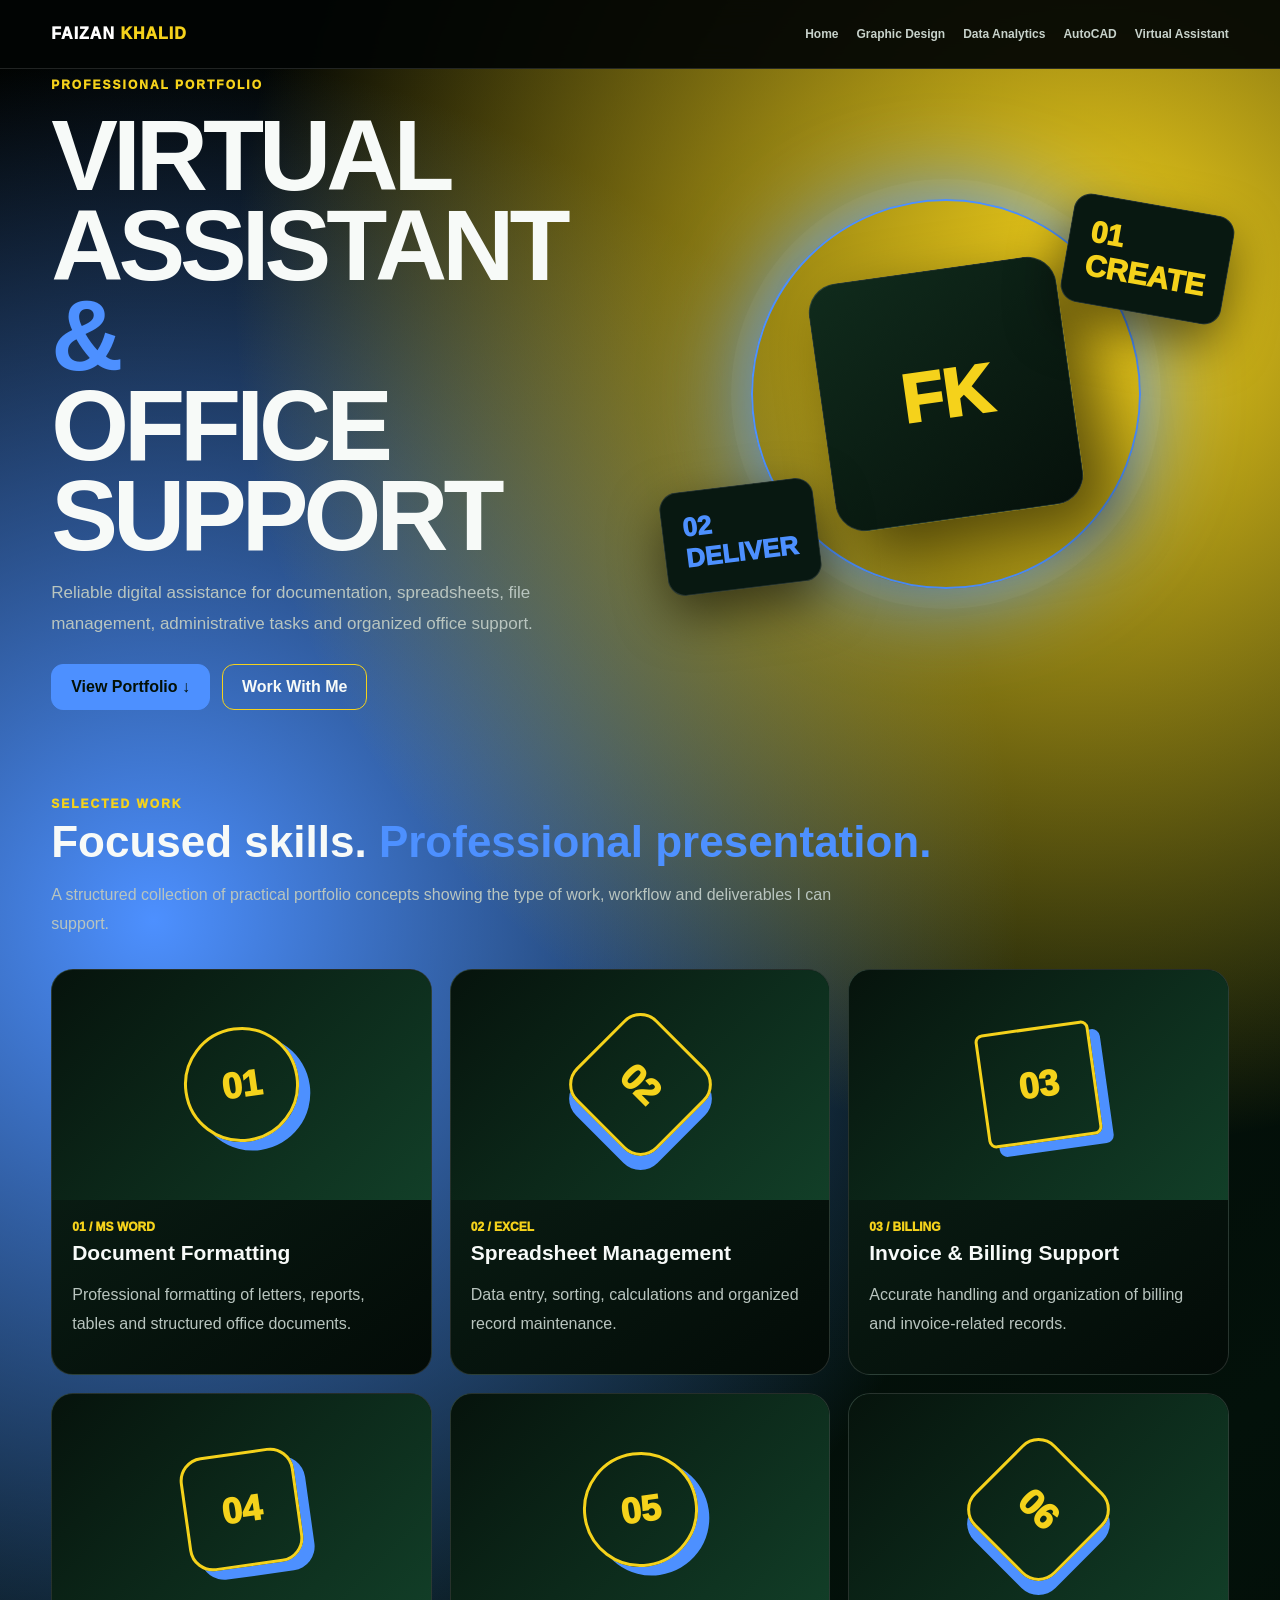
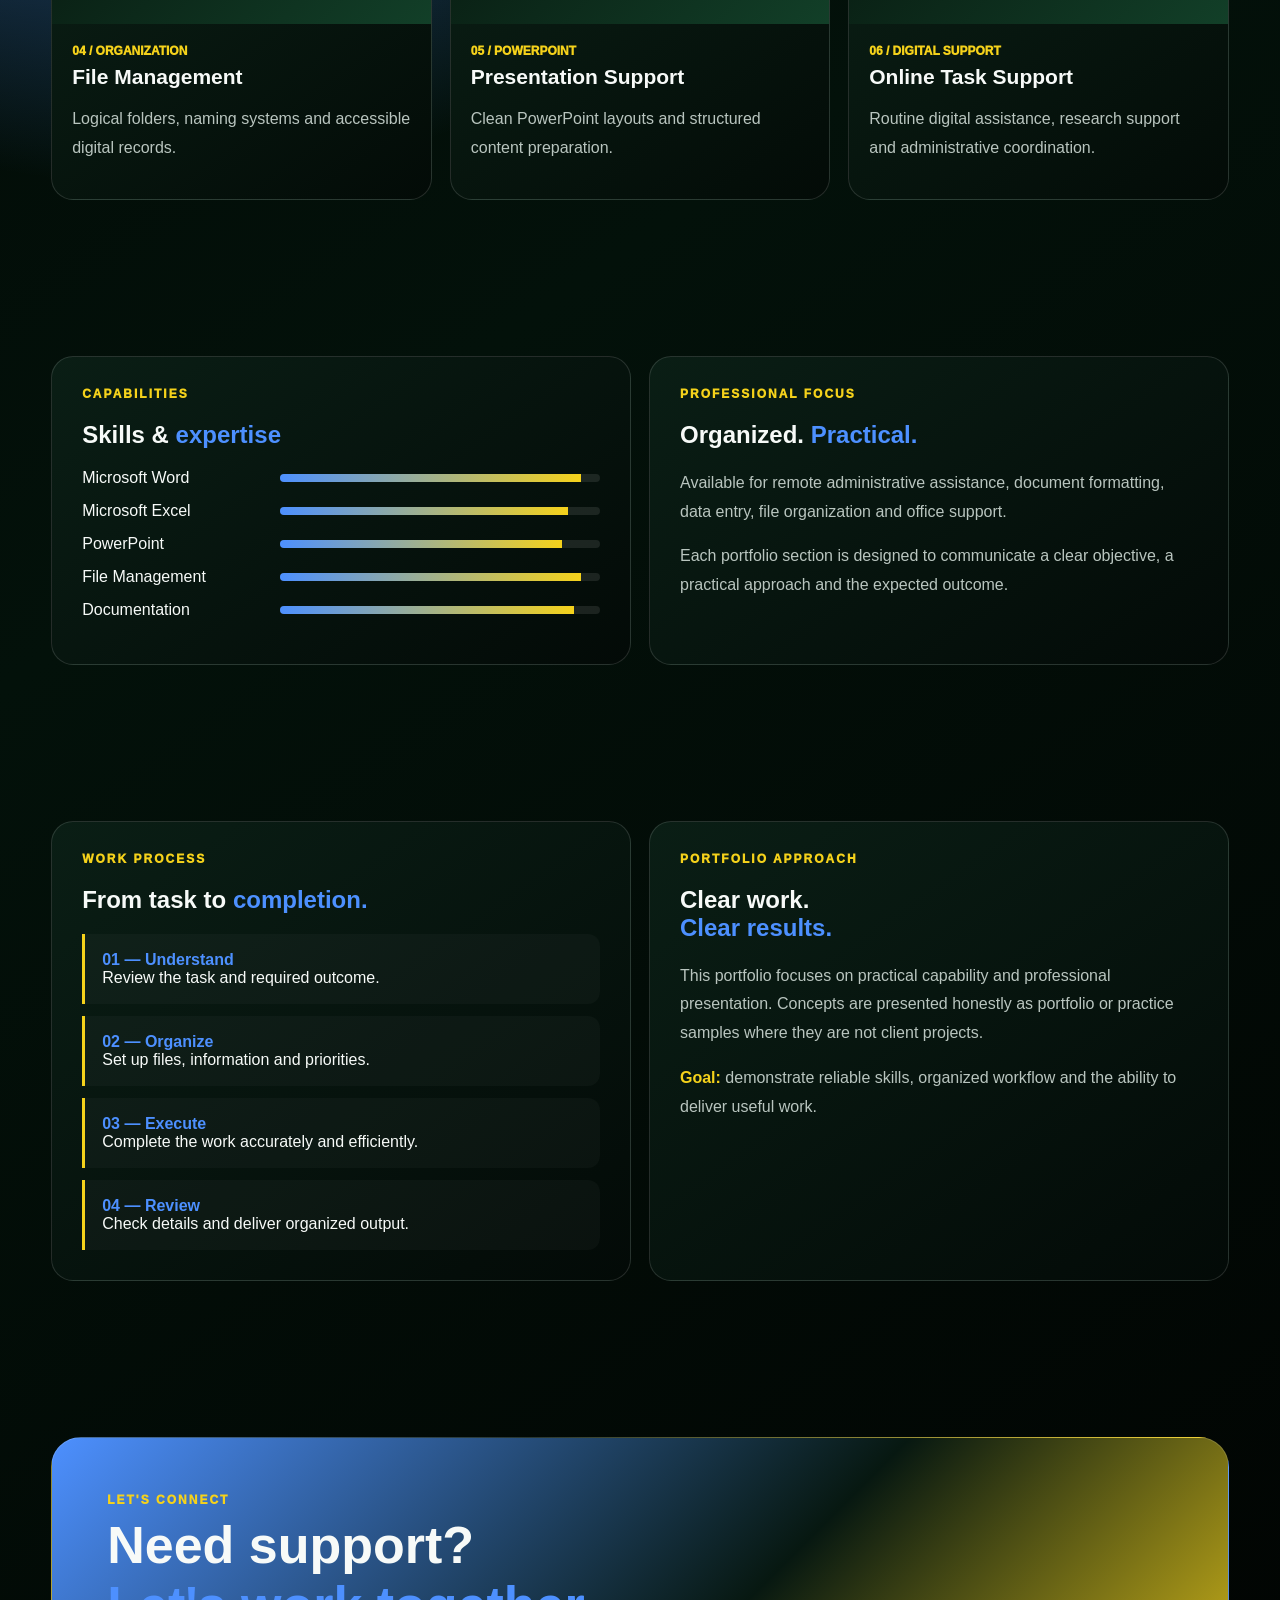
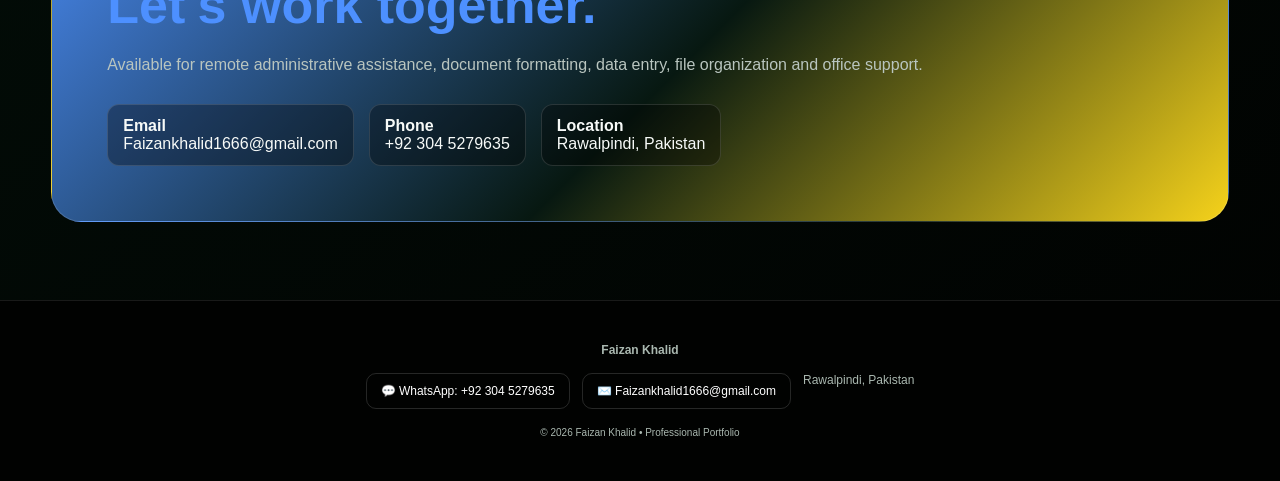
<file: virtual-assistant.html>
<!doctype html><html><head><meta charset="utf-8"><meta name="viewport" content="width=device-width,initial-scale=1">
<title>Faizan Khalid | VIRTUAL ASSISTANT & OFFICE SUPPORT</title><style>
:root{--bg:#020504;--panel:#081811;--a:#4d90ff;--b:#f5d21b;--white:#f7faf8;--muted:#b9c5bf;--line:#ffffff22;--r:22px}*{box-sizing:border-box}html{scroll-behavior:smooth}body{margin:0;background:radial-gradient(circle at 85% 8%,var(--b),transparent 24%),radial-gradient(circle at 12% 25%,var(--a),transparent 29%),linear-gradient(145deg,#010302,#03110a,#010201);color:var(--white);font-family:Inter,Segoe UI,Arial,sans-serif}a{color:inherit;text-decoration:none}.wrap{width:min(1320px,92%);margin:auto}.nav{position:sticky;top:0;z-index:9;background:#020504e8;backdrop-filter:blur(15px);border-bottom:1px solid var(--line)}.navin{height:76px;display:flex;align-items:center;justify-content:space-between}.brand{font-weight:1000;letter-spacing:1px}.brand b,.accent{color:var(--b)}.links{display:flex;gap:22px;font-size:13px;font-weight:800}.back{padding:9px 13px;border:1px solid var(--b);border-radius:10px;font-size:12px;font-weight:900}.hero{min-height:650px;display:grid;grid-template-columns:1fr 1fr;align-items:center;gap:45px}.eyebrow,.kicker{font-size:12px;color:var(--b);font-weight:1000;letter-spacing:2px;text-transform:uppercase}.hero h1{font-size:clamp(50px,8vw,100px);line-height:.9;letter-spacing:-5px;margin:18px 0}.hero h1 span,h2 span{color:var(--a)}p{color:var(--muted);line-height:1.8}.hero p{font-size:17px;max-width:650px}.btns{display:flex;gap:12px;flex-wrap:wrap;margin-top:24px}.btn{padding:13px 19px;border-radius:12px;border:1px solid var(--line);font-weight:900}.primary{background:var(--a);color:#031006;border-color:var(--a)}.secondary{border-color:var(--b)}.art{height:500px;position:relative;display:grid;place-items:center}.ring{position:absolute;width:390px;height:390px;border:2px solid var(--a);border-radius:50%;box-shadow:0 0 0 20px #ffffff08,0 0 100px var(--a)}.core{width:250px;height:250px;border-radius:30px;background:linear-gradient(145deg,#102b1c,#06110b);border:1px solid var(--line);display:grid;place-items:center;font-size:68px;font-weight:1000;color:var(--b);transform:rotate(-8deg);box-shadow:25px 25px 60px #0008}.float{position:absolute;padding:20px;border:1px solid var(--line);background:#081811;box-shadow:0 20px 50px #0008;border-radius:18px}.f1{right:0;top:60px;color:var(--b);font-size:30px;font-weight:1000;transform:rotate(10deg)}.f2{left:0;bottom:55px;color:var(--a);font-size:26px;font-weight:1000;transform:rotate(-7deg)}.section{padding:78px 0}.head{margin-bottom:30px}.head h2{font-size:44px;line-height:1.05;margin:8px 0}.lead{max-width:800px}.grid{display:grid;grid-template-columns:repeat(3,1fr);gap:18px}.card{background:linear-gradient(145deg,#0c2318,#030b07);border:1px solid var(--line);border-radius:var(--r);overflow:hidden}.visual{height:230px;background:linear-gradient(135deg,#06130c,#123f28);display:grid;place-items:center}.shape{width:115px;height:115px;border:3px solid var(--b);border-radius:24px;display:grid;place-items:center;font-size:36px;font-weight:1000;color:var(--b);box-shadow:10px 10px 0 var(--a);transform:rotate(-8deg)}.s1{border-radius:50%}.s2{transform:rotate(45deg)}.s3{border-radius:8px}.content{padding:20px}.num{color:var(--b);font-size:12px;font-weight:1000}.card h3{font-size:21px;margin:7px 0}.skills,.case{display:grid;grid-template-columns:1fr 1fr;gap:18px}.panel,.casebox{padding:30px;border:1px solid var(--line);border-radius:var(--r);background:linear-gradient(145deg,#0a1e15,#030a07)}.skill{display:flex;align-items:center;gap:18px;margin:15px 0}.skill span{min-width:180px}.bar{height:8px;flex:1;background:#ffffff18;border-radius:99px;overflow:hidden}.bar i{display:block;height:100%;background:linear-gradient(90deg,var(--a),var(--b))}.steps{display:grid;gap:12px}.step{padding:17px;border-left:3px solid var(--b);background:#ffffff07;border-radius:0 12px 12px 0}.step b{color:var(--a)}.contact{padding:55px;border:1px solid var(--line);border-radius:30px;background:linear-gradient(135deg,var(--a),#071811 55%,var(--b));}.contact h2{font-size:52px;margin:8px 0}.details{display:flex;flex-wrap:wrap;gap:15px;margin-top:25px}.details div{padding:12px 15px;border:1px solid var(--line);border-radius:12px;background:#0005}footer{text-align:center;padding:28px;color:#82908a;font-size:12px}@media(max-width:900px){.hero,.skills,.case{grid-template-columns:1fr}.grid{grid-template-columns:1fr 1fr}.links{display:none}.art{height:400px}}@media(max-width:600px){.hero{padding:45px 0}.grid{grid-template-columns:1fr}.art{transform:scale(.78);margin:-45px}.contact{padding:30px}.contact h2{font-size:40px}}
</style><link rel="stylesheet" href="common.css">
</head><body>
<div id="site-header"></div>

<section class="wrap hero"><div><div class="eyebrow">Professional Portfolio</div><h1>VIRTUAL ASSISTANT<br><span>&</span><br>OFFICE SUPPORT</h1><p>Reliable digital assistance for documentation, spreadsheets, file management, administrative tasks and organized office support.</p><div class="btns"><a class="btn primary" href="#work">View Portfolio ↓</a><a class="btn secondary" href="#contact">Work With Me</a></div></div><div class="art"><div class="ring"></div><div class="core">FK</div><div class="float f1">01<br>CREATE</div><div class="float f2">02<br>DELIVER</div></div></section>
<section class="section" id="work"><div class="wrap"><div class="head"><div class="kicker">Selected Work</div><h2>Focused skills. <span>Professional presentation.</span></h2><p class="lead">A structured collection of practical portfolio concepts showing the type of work, workflow and deliverables I can support.</p></div><div class="grid"><article class="card"><div class="visual"><div class="shape s1">01</div></div>
        <div class="content"><div class="num">01 / MS WORD</div><h3>Document Formatting</h3><p>Professional formatting of letters, reports, tables and structured office documents.</p></div></article><article class="card"><div class="visual"><div class="shape s2">02</div></div>
        <div class="content"><div class="num">02 / EXCEL</div><h3>Spreadsheet Management</h3><p>Data entry, sorting, calculations and organized record maintenance.</p></div></article><article class="card"><div class="visual"><div class="shape s3">03</div></div>
        <div class="content"><div class="num">03 / BILLING</div><h3>Invoice & Billing Support</h3><p>Accurate handling and organization of billing and invoice-related records.</p></div></article><article class="card"><div class="visual"><div class="shape s0">04</div></div>
        <div class="content"><div class="num">04 / ORGANIZATION</div><h3>File Management</h3><p>Logical folders, naming systems and accessible digital records.</p></div></article><article class="card"><div class="visual"><div class="shape s1">05</div></div>
        <div class="content"><div class="num">05 / POWERPOINT</div><h3>Presentation Support</h3><p>Clean PowerPoint layouts and structured content preparation.</p></div></article><article class="card"><div class="visual"><div class="shape s2">06</div></div>
        <div class="content"><div class="num">06 / DIGITAL SUPPORT</div><h3>Online Task Support</h3><p>Routine digital assistance, research support and administrative coordination.</p></div></article></div></div></section>
<section class="section" id="skills"><div class="wrap skills"><div class="panel"><div class="kicker">Capabilities</div><h2>Skills & <span>expertise</span></h2><div class="skill"><span>Microsoft Word</span><div class="bar"><i style="width:94%"></i></div></div><div class="skill"><span>Microsoft Excel</span><div class="bar"><i style="width:90%"></i></div></div><div class="skill"><span>PowerPoint</span><div class="bar"><i style="width:88%"></i></div></div><div class="skill"><span>File Management</span><div class="bar"><i style="width:94%"></i></div></div><div class="skill"><span>Documentation</span><div class="bar"><i style="width:92%"></i></div></div></div><div class="panel"><div class="kicker">Professional Focus</div><h2>Organized. <span>Practical.</span></h2><p>Available for remote administrative assistance, document formatting, data entry, file organization and office support.</p><p>Each portfolio section is designed to communicate a clear objective, a practical approach and the expected outcome.</p></div></div></section>
<section class="section" id="process"><div class="wrap case"><div class="casebox"><div class="kicker">Work Process</div><h2>From task to <span>completion.</span></h2><div class="steps"><div class="step"><b>01 — Understand</b><br>Review the task and required outcome.</div><div class="step"><b>02 — Organize</b><br>Set up files, information and priorities.</div><div class="step"><b>03 — Execute</b><br>Complete the work accurately and efficiently.</div><div class="step"><b>04 — Review</b><br>Check details and deliver organized output.</div></div></div><div class="casebox"><div class="kicker">Portfolio Approach</div><h2>Clear work.<br><span>Clear results.</span></h2><p>This portfolio focuses on practical capability and professional presentation. Concepts are presented honestly as portfolio or practice samples where they are not client projects.</p><p><b class="accent">Goal:</b> demonstrate reliable skills, organized workflow and the ability to deliver useful work.</p></div></div></section>
<section class="section" id="contact"><div class="wrap contact"><div class="kicker">Let's Connect</div><h2>Need support?<br><span>Let's work together.</span></h2><p>Available for remote administrative assistance, document formatting, data entry, file organization and office support.</p><div class="details"><div><b>Email</b><br><a href="mailto:Faizankhalid1666@gmail.com" title="Send an email"><a href="mailto:Faizankhalid1666@gmail.com" title="Send an email">Faizankhalid1666@gmail.com</a></a></div><div><b>Phone</b><br><a href="https://wa.me/923045279635" target="_blank"><a href="https://wa.me/923045279635" target="_blank" rel="noopener" title="Chat on WhatsApp">+92 304 5279635</a></a></div><div><b>Location</b><br>Rawalpindi, Pakistan</div></div></div></section><div id="site-footer"></div>
<script src="common.js"></script>
</body></html>
</file>
<file: common.css>
/* COMMON WEBSITE SETTINGS - edit shared styles here */
:root{--primary:#4dbb3d;--accent:#f5d21b;--bg:#020504;--text:#f7faf8}
.site-common-header,.site-common-footer{font-family:Inter,Segoe UI,Arial,sans-serif}
.site-common-header{position:sticky;top:0;z-index:999;background:#020504ee;backdrop-filter:blur(14px);border-bottom:1px solid #ffffff20}
.common-nav{max-width:1320px;width:92%;margin:auto;height:68px;display:flex;align-items:center;justify-content:space-between;gap:18px}
.common-brand{font-weight:1000;letter-spacing:1px;color:#fff;text-decoration:none}.common-brand span{color:var(--accent)}
.common-links{display:flex;gap:18px;flex-wrap:wrap}.common-links a{color:#c7d2cb;text-decoration:none;font-size:12px;font-weight:800}
.common-links a:hover{color:var(--accent)}
.site-common-footer{padding:42px 5%;background:#010201;color:#aab8b0;border-top:1px solid #ffffff18;text-align:center}
.common-contact{display:flex;justify-content:center;gap:12px;flex-wrap:wrap;margin:16px 0}
.common-contact a{color:#fff;text-decoration:none;border:1px solid #ffffff25;padding:10px 14px;border-radius:10px}
.common-contact a:hover{border-color:var(--accent);color:var(--accent)}
@media(max-width:650px){.common-links{display:none}.common-nav{height:60px}}

/* Clickable contact links */
a[href^="https://wa.me/"],a[href^="mailto:"]{transition:.2s ease}
a[href^="https://wa.me/"]:hover,a[href^="mailto:"]:hover{opacity:.82}
</file>
